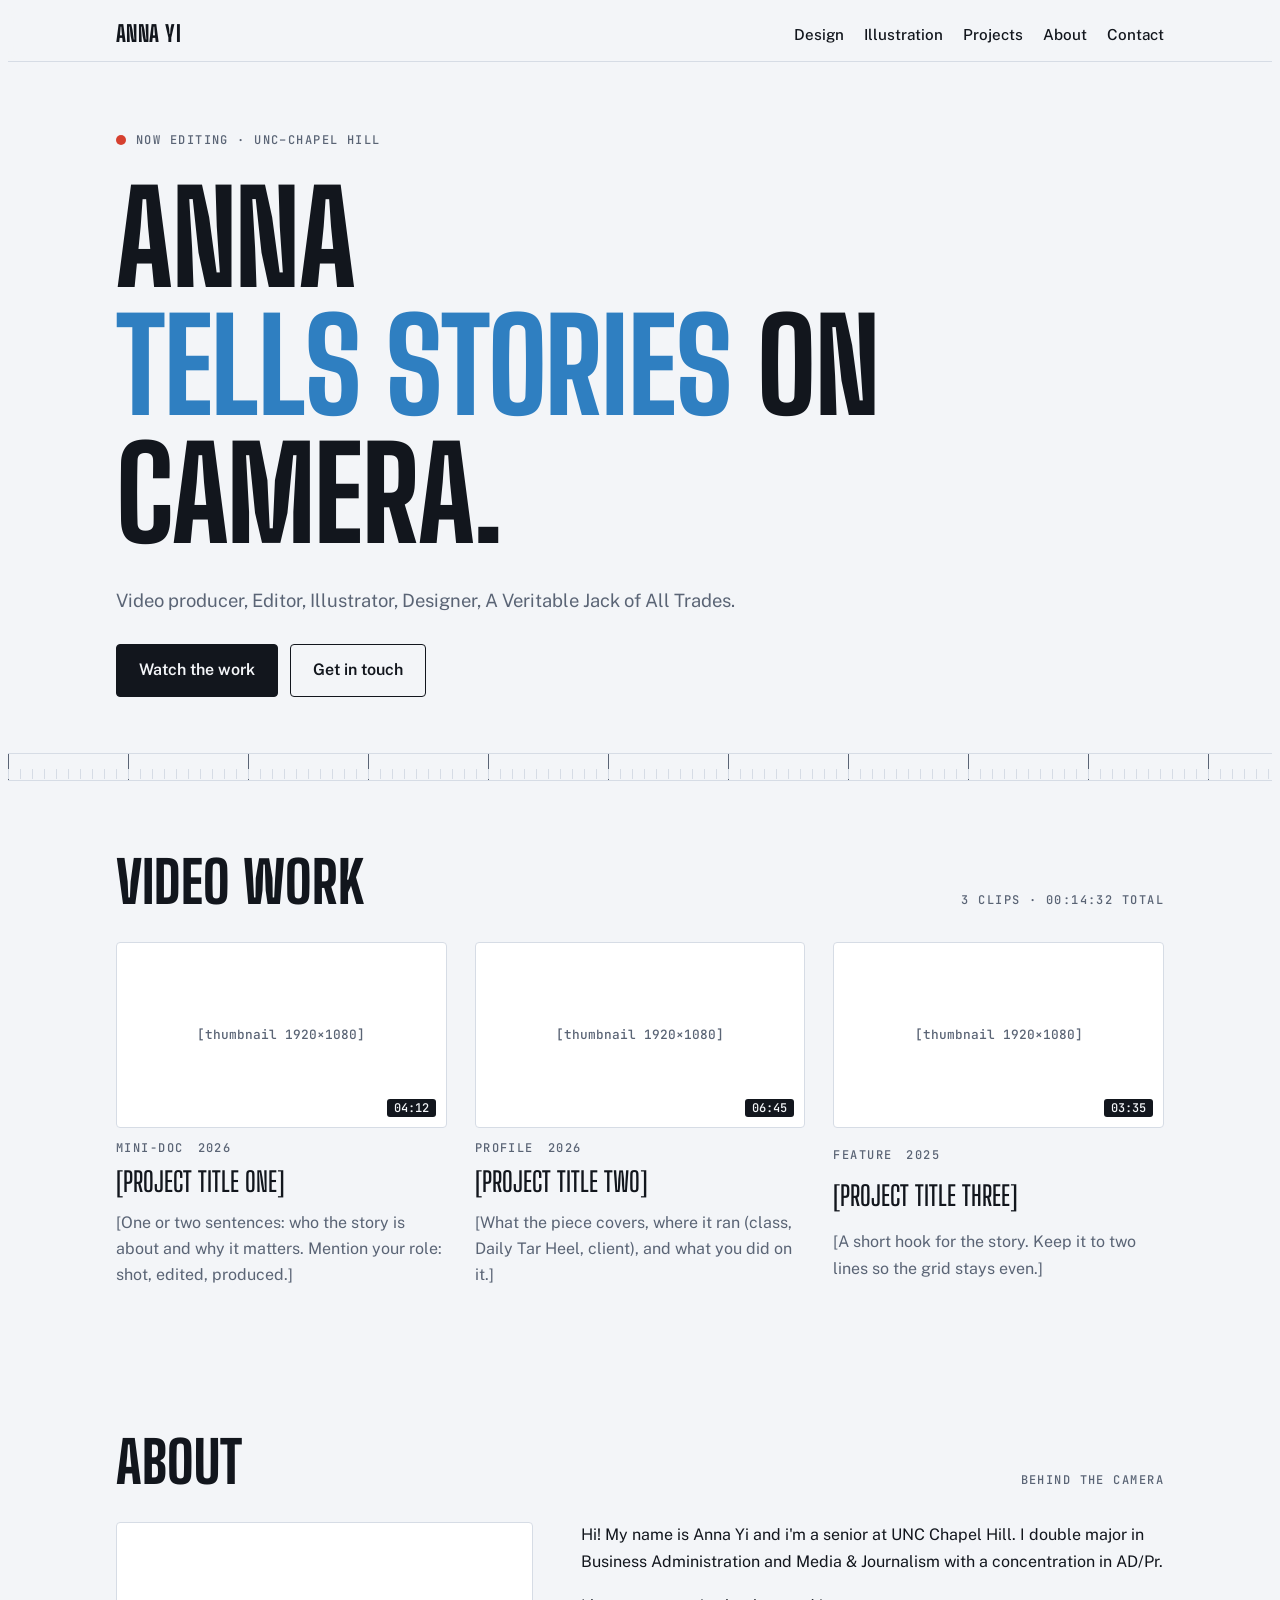
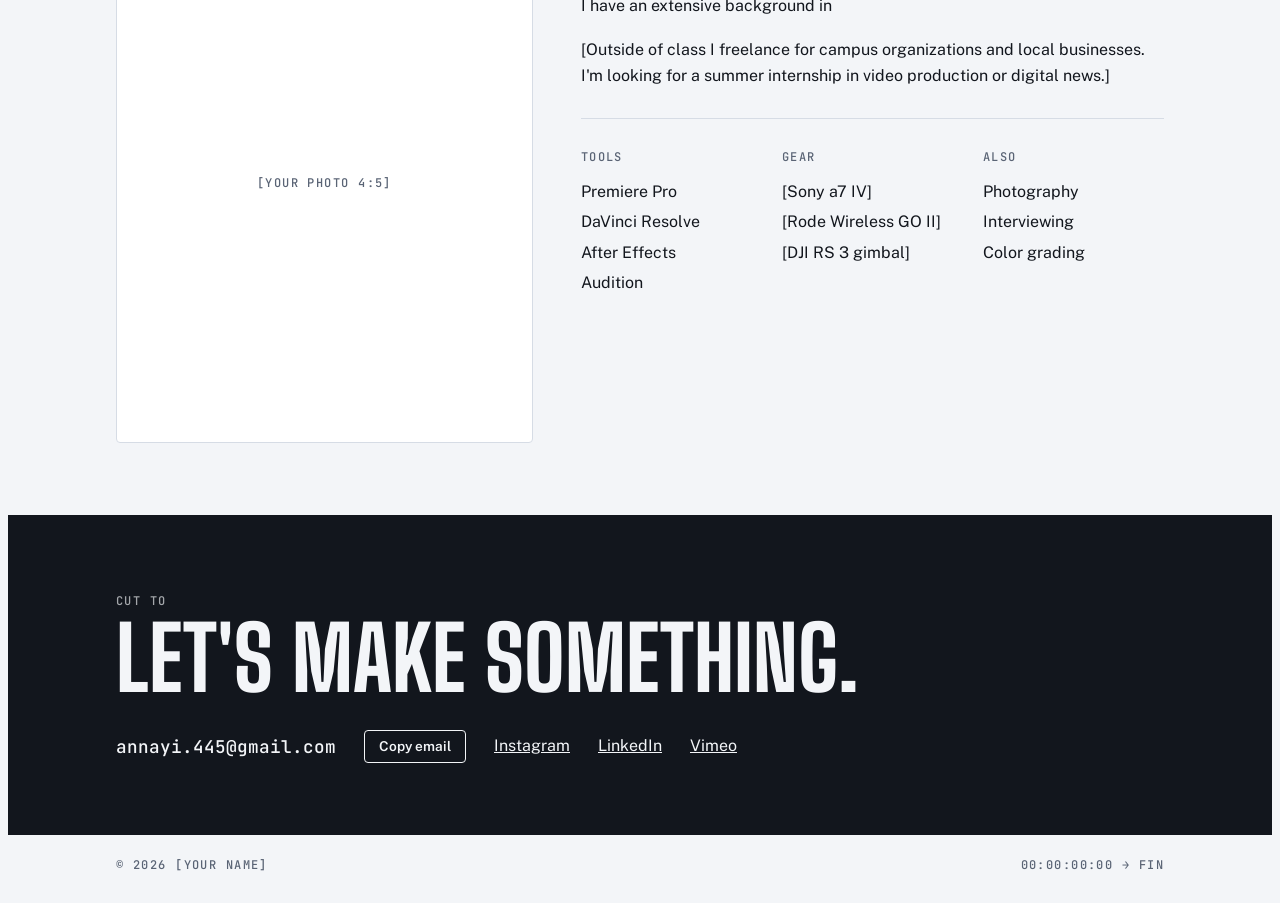
<file: index.html>
<!doctype html>
<html lang="en">
<head>
<meta charset="utf-8">
<meta name="viewport" content="width=device-width, initial-scale=1">
<title>Reel &amp; Portfolio</title>
<link rel="preconnect" href="https://fonts.googleapis.com">
<link rel="preconnect" href="https://fonts.gstatic.com" crossorigin>
<link rel="stylesheet" href="https://fonts.googleapis.com/css2?family=Big+Shoulders+Display:wght@600;800&family=Public+Sans:wght@400;500;600&family=JetBrains+Mono:wght@400;500&display=swap">
<link rel="stylesheet" href="style.css">
</head>
<body>

<!-- ============================================================
     EDIT ME: everything in [brackets] is a placeholder.
     Images: drop files next to this page and swap the
     <div class="placeholder"> for <img src="your-file.jpg" alt="...">
     ============================================================ -->

<nav>
  <div class="wrap">
    <a class="logo" href="index.html">Anna yi</a>
    <div class="nav-links">
      <a href="design.html">Design</a>
      <a href="illustration.html">Illustration</a>
      <a href="projects.html">Projects</a>
      <a href="index.html#about">About</a>
      <a href="#contact">Contact</a>
    </div>
  </div>
</nav>

<header class="hero" id="top">
  <div class="wrap">
    <span class="label rec">Now editing · UNC–Chapel Hill</span>
    <h1>Anna<br><span>tells stories</span> on camera.</h1>
    <p>Video producer, Editor, Illustrator, Designer, A Veritable Jack of All Trades.</p>
    <div class="cta">
      <a class="btn primary" href="#work">Watch the work</a>
      <a class="btn" href="#contact">Get in touch</a>
    </div>
  </div>
  <div class="ruler" aria-hidden="true"></div>
</header>

<main>
  <section id="work">
    <div class="wrap">
      <div class="sec-head">
        <h2>Video work</h2>
        <span class="label">3 clips · 00:14:32 total</span>
      </div>

      <div class="clips">
        <a class="clip" href="[https://youtube.com/your-video-1]" target="_blank" rel="noopener">
          <div class="thumb">
            <div class="placeholder">[thumbnail 1920×1080]</div>
            <span class="play" aria-hidden="true"></span>
            <span class="tc">04:12</span>
          </div>
          <div class="meta"><span class="label">Mini-doc</span><span class="label">2026</span></div>
          <h3>[Project title one]</h3>
          <p>[One or two sentences: who the story is about and why it matters. Mention your role: shot, edited, produced.]</p>
        </a>

        <a class="clip" href="[https://youtube.com/your-video-2]" target="_blank" rel="noopener">
          <div class="thumb">
            <div class="placeholder">[thumbnail 1920×1080]</div>
            <span class="play" aria-hidden="true"></span>
            <span class="tc">06:45</span>
          </div>
          <div class="meta"><span class="label">Profile</span><span class="label">2026</span></div>
          <h3>[Project title two]</h3>
          <p>[What the piece covers, where it ran (class, Daily Tar Heel, client), and what you did on it.]</p>
        </a>

        <a class="clip" href="[https://youtube.com/your-video-3]" target="_blank" rel="noopener">
          <div class="thumb">
            <div class="placeholder">[thumbnail 1920×1080]</div>
            <span class="play" aria-hidden="true"></span>
            <span class="tc">03:35</span>
          </div>
          <div class="meta"><span class="label">Feature</span><span class="label">2025</span></div>
          <h3>[Project title three]</h3>
          <p>[A short hook for the story. Keep it to two lines so the grid stays even.]</p>
        </a>
      </div>
    </div>
  </section>

  <section id="about">
    <div class="wrap">
      <div class="sec-head">
        <h2>About</h2>
        <span class="label">Behind the camera</span>
      </div>
      <div class="about-grid">
        <div class="portrait">
          <div class="placeholder label">[your photo 4:5]</div>
        </div>
        <div class="about-text">
          <p>Hi! My name is Anna Yi and i'm a senior at UNC Chapel Hill. I double major in Business Administration and Media & Journalism with a concentration in AD/Pr.</p>
          <p>I have an extensive background in</p>
          <p>[Outside of class I freelance for campus organizations and local businesses. I'm looking for a summer internship in video production or digital news.]</p>

          <div class="kit">
            <div>
              <span class="label">Tools</span>
              <ul><li>Premiere Pro</li><li>DaVinci Resolve</li><li>After Effects</li><li>Audition</li></ul>
            </div>
            <div>
              <span class="label">Gear</span>
              <ul><li>[Sony a7 IV]</li><li>[Rode Wireless GO II]</li><li>[DJI RS 3 gimbal]</li></ul>
            </div>
            <div>
              <span class="label">Also</span>
              <ul><li>Photography</li><li>Interviewing</li><li>Color grading</li></ul>
            </div>
          </div>
        </div>
      </div>
    </div>
  </section>

  <section id="contact" class="contact">
    <div class="wrap">
      <span class="label">Cut to</span>
      <h2>Let's make something.</h2>
      <div class="contact-row">
        <span class="email" id="email">annayi.445@gmail.com</span>
        <button class="copy" id="copy-btn" type="button">Copy email</button>
        <a href="[https://instagram.com/you]" target="_blank" rel="noopener">Instagram</a>
        <a href="[https://linkedin.com/in/you]" target="_blank" rel="noopener">LinkedIn</a>
        <a href="[https://vimeo.com/you]" target="_blank" rel="noopener">Vimeo</a>
      </div>
    </div>
  </section>
</main>

<footer>
  <div class="wrap">
    <span class="label">© 2026 [Your Name]</span>
    <span class="label">00:00:00:00 → fin</span>
  </div>
</footer>

<script>
document.getElementById('copy-btn').addEventListener('click', function () {
  var btn = this, text = document.getElementById('email').textContent.trim();
  function done(msg) { btn.textContent = msg; setTimeout(function () { btn.textContent = 'Copy email'; }, 1600); }
  if (navigator.clipboard && navigator.clipboard.writeText) {
    navigator.clipboard.writeText(text).then(function () { done('Copied'); }, fallback);
  } else { fallback(); }
  function fallback() {
    var r = document.createRange(); r.selectNodeContents(document.getElementById('email'));
    var s = getSelection(); s.removeAllRanges(); s.addRange(r); done('Press ⌘C');
  }
});
</script>
</body>
</html>
</file>
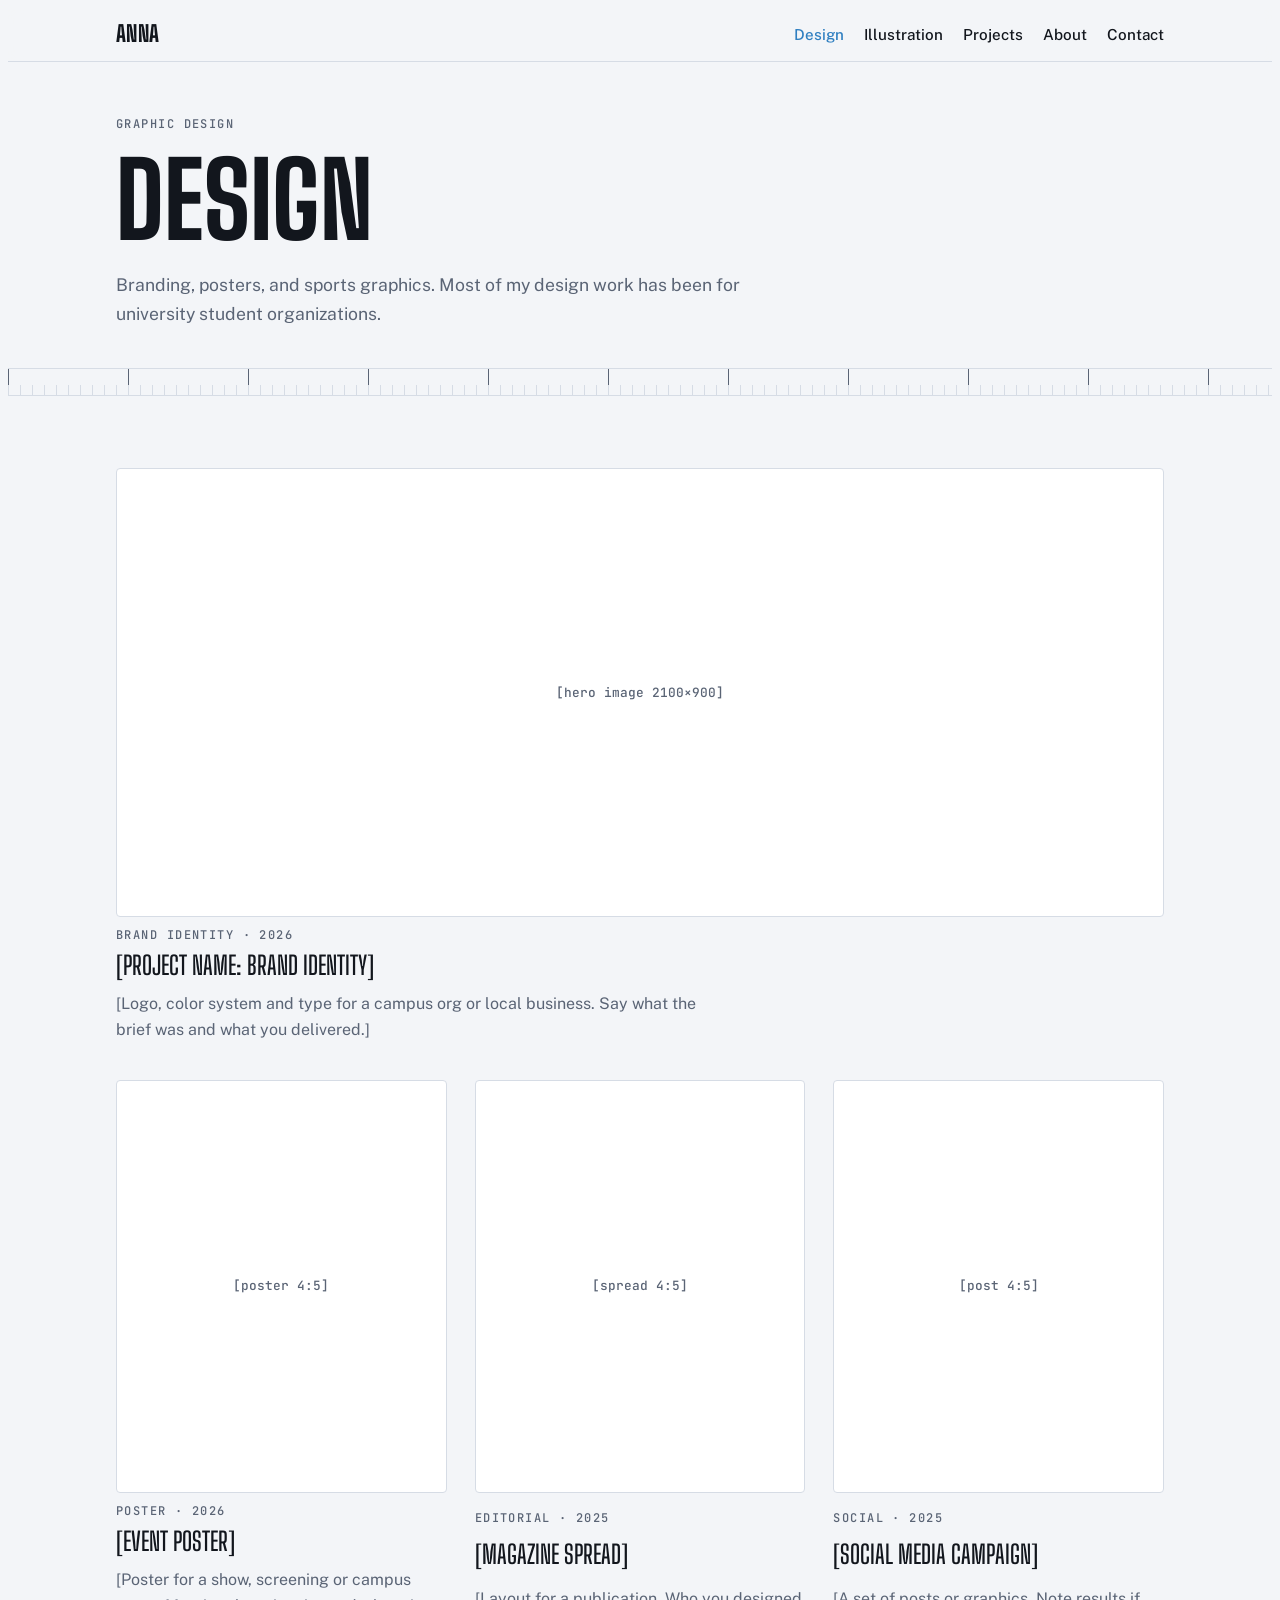
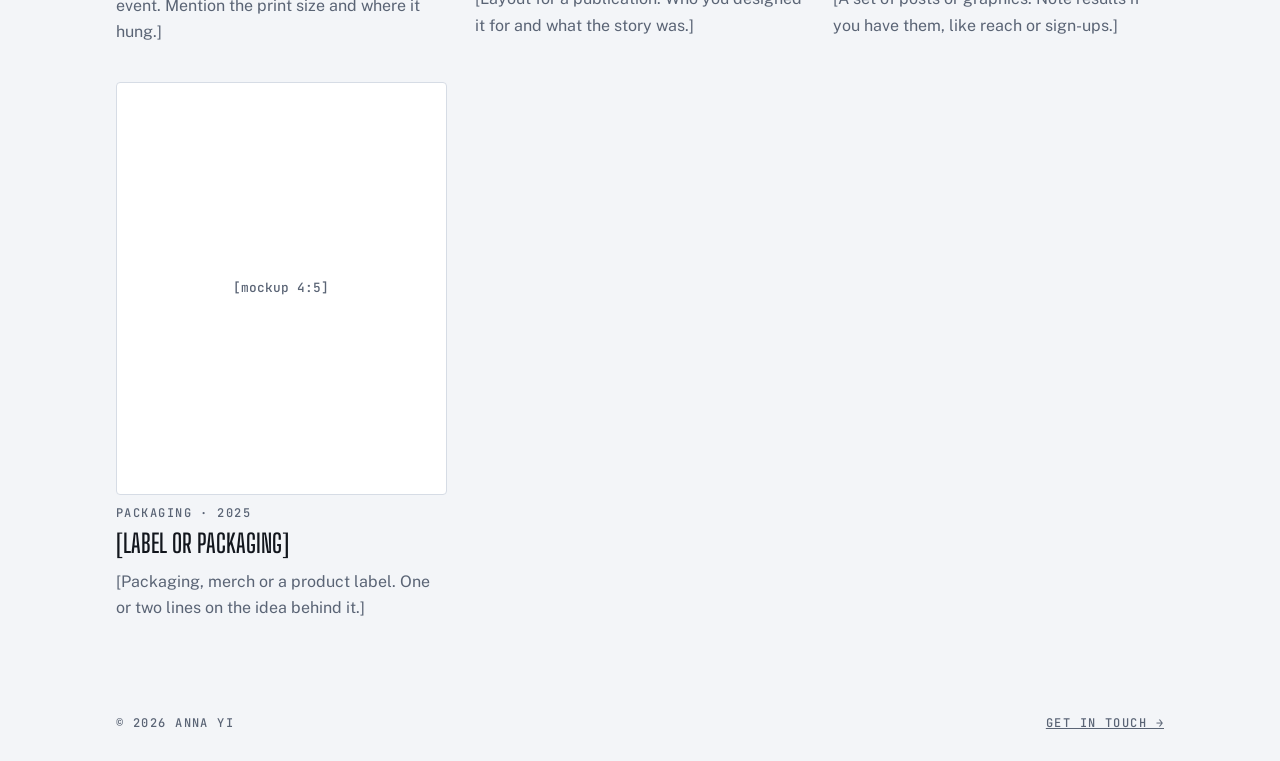
<file: design.html>
<!doctype html>
<html lang="en">
<head>
<meta charset="utf-8">
<meta name="viewport" content="width=device-width, initial-scale=1">
<title>Design · Anna Yi</title>
<link rel="preconnect" href="https://fonts.googleapis.com">
<link rel="preconnect" href="https://fonts.gstatic.com" crossorigin>
<link rel="stylesheet" href="https://fonts.googleapis.com/css2?family=Big+Shoulders+Display:wght@600;800&family=Public+Sans:wght@400;500;600&family=JetBrains+Mono:wght@400;500&display=swap">
<link rel="stylesheet" href="style.css">
</head>
<body>

<!-- EDIT ME: replace [bracketed] text. For images, swap
     <div class="placeholder">…</div> with <img src="file.jpg" alt="…"> -->

<nav>
  <div class="wrap">
    <a class="logo" href="index.html">Anna</a>
    <div class="nav-links">
      <a href="design.html" aria-current="page">Design</a>
      <a href="illustration.html">Illustration</a>
      <a href="projects.html">Projects</a>
      <a href="index.html#about">About</a>
      <a href="index.html#contact">Contact</a>
    </div>
  </div>
</nav>

<header class="page-head">
  <div class="wrap">
    <span class="label">Graphic design</span>
    <h1>Design</h1>
    <p>Branding, posters, and sports graphics. Most of my design work has been for university student organizations.</p>
  </div>
  <div class="ruler" aria-hidden="true"></div>
</header>
<main>
  <section>
    <div class="wrap">
      <div class="design-grid">
      <article class="design-item wide">
        <div class="ph"><div class="placeholder">[hero image 2100×900]</div></div>
        <span class="label">Brand identity · 2026</span>
        <h3>[Project name: brand identity]</h3>
        <p>[Logo, color system and type for a campus org or local business. Say what the brief was and what you delivered.]</p>
      </article>
      <article class="design-item ">
        <div class="ph"><div class="placeholder">[poster 4:5]</div></div>
        <span class="label">Poster · 2026</span>
        <h3>[Event poster]</h3>
        <p>[Poster for a show, screening or campus event. Mention the print size and where it hung.]</p>
      </article>
      <article class="design-item ">
        <div class="ph"><div class="placeholder">[spread 4:5]</div></div>
        <span class="label">Editorial · 2025</span>
        <h3>[Magazine spread]</h3>
        <p>[Layout for a publication. Who you designed it for and what the story was.]</p>
      </article>
      <article class="design-item ">
        <div class="ph"><div class="placeholder">[post 4:5]</div></div>
        <span class="label">Social · 2025</span>
        <h3>[Social media campaign]</h3>
        <p>[A set of posts or graphics. Note results if you have them, like reach or sign-ups.]</p>
      </article>
      <article class="design-item ">
        <div class="ph"><div class="placeholder">[mockup 4:5]</div></div>
        <span class="label">Packaging · 2025</span>
        <h3>[Label or packaging]</h3>
        <p>[Packaging, merch or a product label. One or two lines on the idea behind it.]</p>
      </article>
      </div>
    </div>
  </section>
</main>

<footer>
  <div class="wrap">
    <span class="label">© 2026 Anna yi</span>
    <a class="label" href="index.html#contact">Get in touch →</a>
  </div>
</footer>
</body>
</html>
</file>
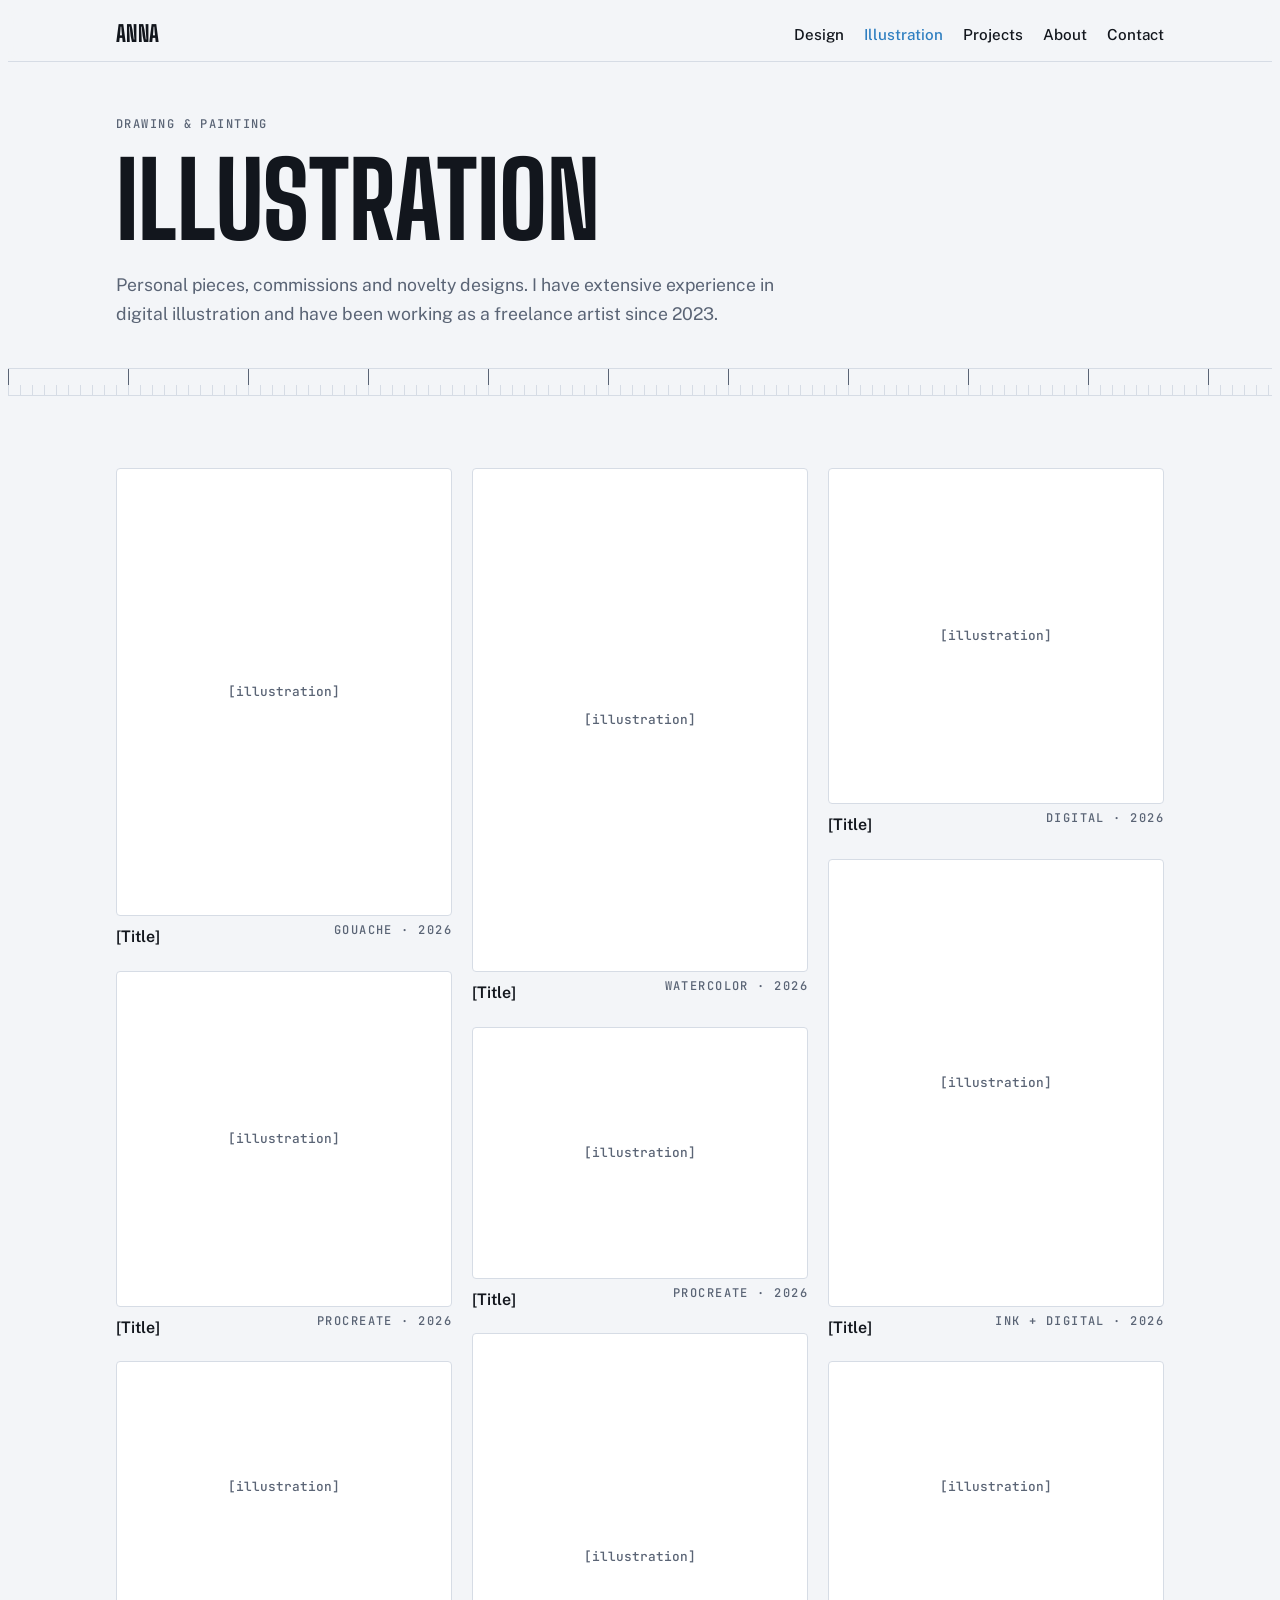
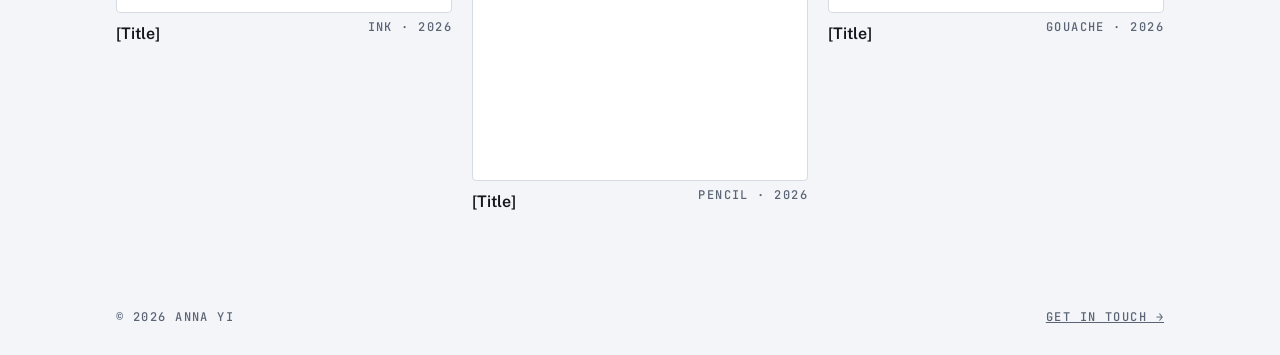
<file: illustration.html>
<!doctype html>
<html lang="en">
<head>
<meta charset="utf-8">
<meta name="viewport" content="width=device-width, initial-scale=1">
<title>Illustration · Anna Yi</title>
<link rel="preconnect" href="https://fonts.googleapis.com">
<link rel="preconnect" href="https://fonts.gstatic.com" crossorigin>
<link rel="stylesheet" href="https://fonts.googleapis.com/css2?family=Big+Shoulders+Display:wght@600;800&family=Public+Sans:wght@400;500;600&family=JetBrains+Mono:wght@400;500&display=swap">
<link rel="stylesheet" href="style.css">
</head>
<body>

<!-- EDIT ME: replace [bracketed] text. For images, swap
     <div class="placeholder">…</div> with <img src="file.jpg" alt="…"> -->

<nav>
  <div class="wrap">
    <a class="logo" href="index.html">Anna</a>
    <div class="nav-links">
      <a href="design.html">Design</a>
      <a href="illustration.html" aria-current="page">Illustration</a>
      <a href="projects.html">Projects</a>
      <a href="index.html#about">About</a>
      <a href="index.html#contact">Contact</a>
    </div>
  </div>
</nav>

<header class="page-head">
  <div class="wrap">
    <span class="label">Drawing &amp; painting</span>
    <h1>Illustration</h1>
    <p>Personal pieces, commissions and novelty designs. I have extensive experience in digital illustration and have been working as a freelance artist since 2023.</p>
  </div>
  <div class="ruler" aria-hidden="true"></div>
</header>
<main>
  <section>
    <div class="wrap">
      <div class="wall">
      <figure class="piece r-tall">
        <div class="ph"><div class="placeholder">[illustration]</div></div>
        <figcaption><span class="t">[Title]</span><span class="label">Gouache · 2026</span></figcaption>
      </figure>
      <figure class="piece r-square">
        <div class="ph"><div class="placeholder">[illustration]</div></div>
        <figcaption><span class="t">[Title]</span><span class="label">Procreate · 2026</span></figcaption>
      </figure>
      <figure class="piece r-land">
        <div class="ph"><div class="placeholder">[illustration]</div></div>
        <figcaption><span class="t">[Title]</span><span class="label">Ink · 2026</span></figcaption>
      </figure>
      <figure class="piece r-xtall">
        <div class="ph"><div class="placeholder">[illustration]</div></div>
        <figcaption><span class="t">[Title]</span><span class="label">Watercolor · 2026</span></figcaption>
      </figure>
      <figure class="piece r-land">
        <div class="ph"><div class="placeholder">[illustration]</div></div>
        <figcaption><span class="t">[Title]</span><span class="label">Procreate · 2026</span></figcaption>
      </figure>
      <figure class="piece r-tall">
        <div class="ph"><div class="placeholder">[illustration]</div></div>
        <figcaption><span class="t">[Title]</span><span class="label">Pencil · 2026</span></figcaption>
      </figure>
      <figure class="piece r-square">
        <div class="ph"><div class="placeholder">[illustration]</div></div>
        <figcaption><span class="t">[Title]</span><span class="label">Digital · 2026</span></figcaption>
      </figure>
      <figure class="piece r-tall">
        <div class="ph"><div class="placeholder">[illustration]</div></div>
        <figcaption><span class="t">[Title]</span><span class="label">Ink + digital · 2026</span></figcaption>
      </figure>
      <figure class="piece r-land">
        <div class="ph"><div class="placeholder">[illustration]</div></div>
        <figcaption><span class="t">[Title]</span><span class="label">Gouache · 2026</span></figcaption>
      </figure>
      </div>
    </div>
  </section>
</main>

<footer>
  <div class="wrap">
    <span class="label">© 2026 Anna Yi</span>
    <a class="label" href="index.html#contact">Get in touch →</a>
  </div>
</footer>
</body>
</html>
</file>
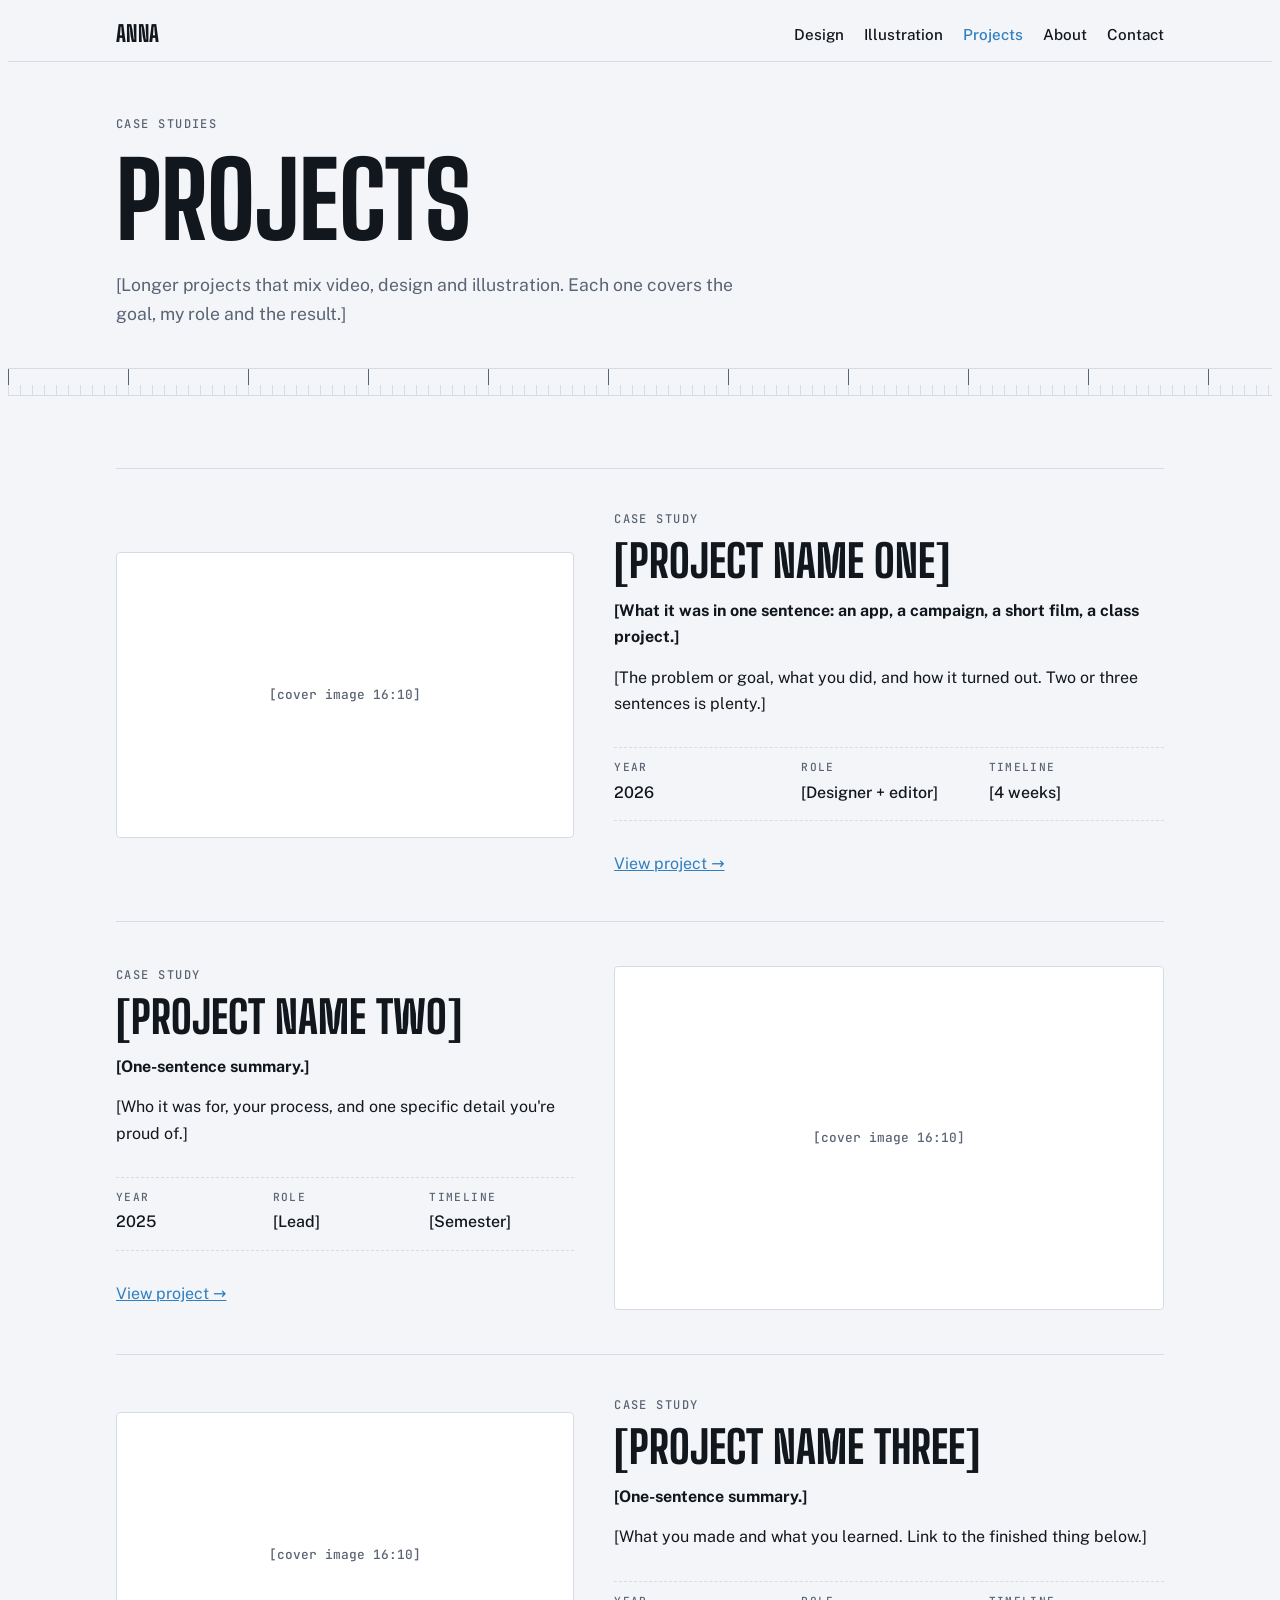
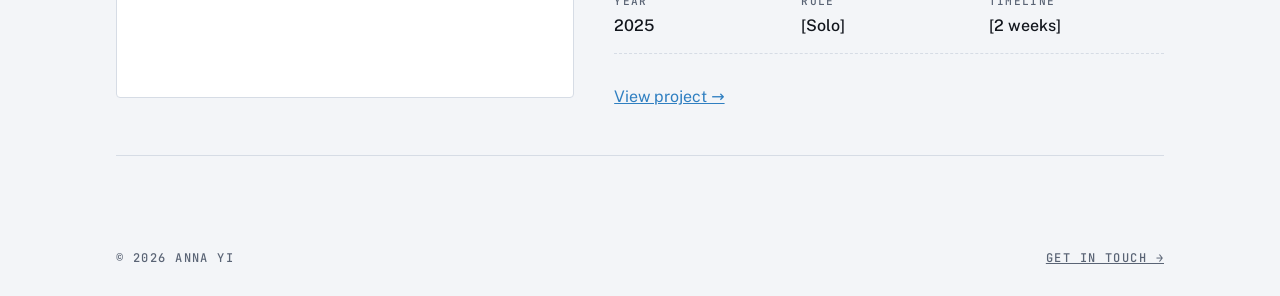
<file: projects.html>
<!doctype html>
<html lang="en">
<head>
<meta charset="utf-8">
<meta name="viewport" content="width=device-width, initial-scale=1">
<title>Projects · ANNA YI </title>
<link rel="preconnect" href="https://fonts.googleapis.com">
<link rel="preconnect" href="https://fonts.gstatic.com" crossorigin>
<link rel="stylesheet" href="https://fonts.googleapis.com/css2?family=Big+Shoulders+Display:wght@600;800&family=Public+Sans:wght@400;500;600&family=JetBrains+Mono:wght@400;500&display=swap">
<link rel="stylesheet" href="style.css">
</head>
<body>

<!-- EDIT ME: replace [bracketed] text. For images, swap
     <div class="placeholder">…</div> with <img src="file.jpg" alt="…"> -->

<nav>
  <div class="wrap">
    <a class="logo" href="index.html">Anna</a>
    <div class="nav-links">
      <a href="design.html">Design</a>
      <a href="illustration.html">Illustration</a>
      <a href="projects.html" aria-current="page">Projects</a>
      <a href="index.html#about">About</a>
      <a href="index.html#contact">Contact</a>
    </div>
  </div>
</nav>

<header class="page-head">
  <div class="wrap">
    <span class="label">Case studies</span>
    <h1>Projects</h1>
    <p>[Longer projects that mix video, design and illustration. Each one covers the goal, my role and the result.]</p>
  </div>
  <div class="ruler" aria-hidden="true"></div>
</header>
<main>
  <section>
    <div class="wrap">
      <div class="cases">
      <article class="case">
        <div class="ph"><div class="placeholder">[cover image 16:10]</div></div>
        <div class="case-body">
          <span class="label">Case study</span>
          <h2>[Project name one]</h2>
          <p><strong>[What it was in one sentence: an app, a campaign, a short film, a class project.]</strong></p>
          <p>[The problem or goal, what you did, and how it turned out. Two or three sentences is plenty.]</p>
          <dl class="facts">
            <div><dt>Year</dt><dd>2026</dd></div>
            <div><dt>Role</dt><dd>[Designer + editor]</dd></div>
            <div><dt>Timeline</dt><dd>[4 weeks]</dd></div>
          </dl>
          <a href="[https://link-to-project]" target="_blank" rel="noopener">View project →</a>
        </div>
      </article>
      <article class="case">
        <div class="ph"><div class="placeholder">[cover image 16:10]</div></div>
        <div class="case-body">
          <span class="label">Case study</span>
          <h2>[Project name two]</h2>
          <p><strong>[One-sentence summary.]</strong></p>
          <p>[Who it was for, your process, and one specific detail you're proud of.]</p>
          <dl class="facts">
            <div><dt>Year</dt><dd>2025</dd></div>
            <div><dt>Role</dt><dd>[Lead]</dd></div>
            <div><dt>Timeline</dt><dd>[Semester]</dd></div>
          </dl>
          <a href="[https://link-to-project]" target="_blank" rel="noopener">View project →</a>
        </div>
      </article>
      <article class="case">
        <div class="ph"><div class="placeholder">[cover image 16:10]</div></div>
        <div class="case-body">
          <span class="label">Case study</span>
          <h2>[Project name three]</h2>
          <p><strong>[One-sentence summary.]</strong></p>
          <p>[What you made and what you learned. Link to the finished thing below.]</p>
          <dl class="facts">
            <div><dt>Year</dt><dd>2025</dd></div>
            <div><dt>Role</dt><dd>[Solo]</dd></div>
            <div><dt>Timeline</dt><dd>[2 weeks]</dd></div>
          </dl>
          <a href="[https://link-to-project]" target="_blank" rel="noopener">View project →</a>
        </div>
      </article>
      </div>
    </div>
  </section>
</main>

<footer>
  <div class="wrap">
    <span class="label">© 2026 Anna Yi</span>
    <a class="label" href="index.html#contact">Get in touch →</a>
  </div>
</footer>
</body>
</html>
</file>
<file: style.css>
/* Layout: an editing-timeline page. Hero slate, then projects as "clips" with timecodes, then about + contact. */
:root {
  --bg: #f3f5f8;
  --surface: #ffffff;
  --ink: #12161d;
  --muted: #5a6475;
  --line: #d6dce5;
  --accent: #2f7fc1;      /* Carolina-ish blue, deepened for contrast */
  --rec: #d6402f;
  --display: "Big Shoulders Display", "Arial Narrow", Impact, sans-serif;
  --body: "Public Sans", system-ui, -apple-system, "Segoe UI", sans-serif;
  --mono: "JetBrains Mono", ui-monospace, Menlo, Consolas, monospace;
}
@media (prefers-color-scheme: dark) {
  :root:not([data-theme="light"]) {
    --bg: #0e1218; --surface: #161b23; --ink: #e8edf4; --muted: #96a1b3;
    --line: #2a313d; --accent: #6fb3e6; --rec: #ff6a55; color-scheme: dark;
  }
}
:root[data-theme="dark"] {
  --bg: #0e1218; --surface: #161b23; --ink: #e8edf4; --muted: #96a1b3;
  --line: #2a313d; --accent: #6fb3e6; --rec: #ff6a55; color-scheme: dark;
}

* { box-sizing: border-box; }
body {
  background: var(--bg); color: var(--ink);
  font: 400 1rem/1.65 var(--body);
}
.wrap {
  max-width: 1080px; margin: 0 auto;
  padding-left: max(16px, env(safe-area-inset-left, 0px));
  padding-right: max(16px, env(safe-area-inset-right, 0px));
}
a { color: var(--accent); }
a:focus-visible, button:focus-visible { outline: 2px solid var(--accent); outline-offset: 3px; }
h1, h2, h3 { font-family: var(--display); text-wrap: balance; line-height: 1; margin: 0; }
.label {
  font: 500 0.75rem/1 var(--mono); letter-spacing: 0.12em; text-transform: uppercase; color: var(--muted);
}

/* Nav */
nav {
  position: sticky; top: env(safe-area-inset-top, 0px); z-index: 5;
  background: color-mix(in srgb, var(--bg) 88%, transparent);
  backdrop-filter: blur(8px); border-bottom: 1px solid var(--line);
}
nav .wrap { display: flex; align-items: center; justify-content: space-between; gap: 16px; padding-block: 14px; }
.logo { font: 800 1.4rem/1 var(--display); letter-spacing: 0.02em; color: var(--ink); text-decoration: none; text-transform: uppercase; }
.nav-links { display: flex; gap: 20px; flex-wrap: wrap; }
.nav-links a { color: var(--ink); text-decoration: none; font-weight: 500; font-size: 0.95rem; }
.nav-links a:hover { color: var(--accent); }

/* Hero */
.hero .wrap { padding-block: 72px 56px; display: grid; gap: 28px; }
.rec { display: inline-flex; align-items: center; gap: 10px; }
.rec::before {
  content: ""; width: 10px; height: 10px; border-radius: 50%; background: var(--rec);
  animation: blink 1.4s steps(2, start) infinite;
}
@keyframes blink { to { visibility: hidden; } }
.hero h1 {
  font-size: clamp(3.4rem, 11vw, 8rem); font-weight: 800; text-transform: uppercase; letter-spacing: -0.01em;
}
.hero h1 span { color: var(--accent); }
.hero p { max-width: 58ch; font-size: 1.15rem; color: var(--muted); margin: 0; }
.cta { display: flex; gap: 12px; flex-wrap: wrap; }
.btn {
  display: inline-block; padding: 12px 22px; border-radius: 4px; font-weight: 600; text-decoration: none;
  border: 1.5px solid var(--ink); color: var(--ink);
}
.btn.primary { background: var(--ink); color: var(--bg); }
.btn:hover { border-color: var(--accent); }
.btn.primary:hover { background: var(--accent); }

/* Timeline ruler under hero */
.ruler {
  height: 28px; border-top: 1px solid var(--line); border-bottom: 1px solid var(--line);
  background-image:
    repeating-linear-gradient(90deg, var(--line) 0 1px, transparent 1px 12px),
    repeating-linear-gradient(90deg, var(--muted) 0 1px, transparent 1px 120px);
  background-size: auto 40%, auto 100%; background-repeat: repeat-x; background-position: bottom, bottom;
}

/* Sections */
section { padding-block: 72px; }
.sec-head { display: flex; align-items: baseline; justify-content: space-between; gap: 16px; flex-wrap: wrap; margin-bottom: 32px; }
.sec-head h2 { font-size: clamp(2.4rem, 6vw, 3.6rem); text-transform: uppercase; font-weight: 800; }

/* Project clips */
.clips { display: grid; grid-template-columns: repeat(auto-fit, minmax(min(300px, 100%), 1fr)); gap: 28px; }
.clip { display: grid; gap: 14px; min-width: 0; color: inherit; text-decoration: none; }
.thumb {
  position: relative; aspect-ratio: 16 / 9; max-width: 100%; border-radius: 4px; overflow: hidden;
  background: var(--surface); border: 1px solid var(--line);
  display: grid; place-items: center;
}
.thumb img { width: 100%; height: 100%; object-fit: cover; }
.thumb .placeholder { font: 500 0.8rem/1.4 var(--mono); color: var(--muted); text-align: center; padding: 16px; }
.thumb .tc {
  position: absolute; right: 10px; bottom: 10px; padding: 3px 7px; border-radius: 3px;
  font: 500 0.75rem/1 var(--mono); background: var(--ink); color: var(--bg);
}
.thumb .play {
  position: absolute; inset: 0; display: grid; place-items: center; opacity: 0; transition: opacity .2s;
  background: color-mix(in srgb, var(--ink) 35%, transparent);
}
.thumb .play::after {
  content: ""; border-left: 22px solid #fff; border-top: 14px solid transparent; border-bottom: 14px solid transparent; margin-left: 6px;
}
.clip:hover .play, .clip:focus-visible .play { opacity: 1; }
.clip h3 { font-size: 1.7rem; font-weight: 600; text-transform: uppercase; }
.clip p { margin: 0; color: var(--muted); }
.meta { display: flex; gap: 14px; flex-wrap: wrap; }

/* About */
.about-grid { display: grid; grid-template-columns: minmax(0, 1fr) minmax(0, 1.4fr); gap: 48px; align-items: start; }
.portrait {
  aspect-ratio: 4 / 5; max-width: 100%; border-radius: 4px; background: var(--surface); border: 1px solid var(--line);
  display: grid; place-items: center; overflow: hidden;
}
.portrait img { width: 100%; height: 100%; object-fit: cover; }
.about-text p { max-width: 62ch; margin: 0 0 1.1em; }
.kit { display: grid; grid-template-columns: repeat(auto-fit, minmax(min(180px, 100%), 1fr)); gap: 20px; margin-top: 28px; padding-top: 24px; border-top: 1px solid var(--line); }
.kit ul { list-style: none; padding: 0; margin: 10px 0 0; display: grid; gap: 4px; }

/* Contact */
.contact { background: var(--ink); color: var(--bg); }
.contact h2 { font-size: clamp(2.6rem, 8vw, 5.5rem); text-transform: uppercase; font-weight: 800; }
.contact .label { color: color-mix(in srgb, var(--bg) 65%, var(--ink)); }
.contact-row { display: flex; gap: 12px 28px; flex-wrap: wrap; margin-top: 28px; align-items: center; }
.email { font: 500 1.1rem/1 var(--mono); user-select: all; }
.contact a { color: var(--bg); }
.copy {
  font: 600 0.85rem/1 var(--body); padding: 9px 14px; border-radius: 4px; cursor: pointer;
  background: transparent; color: var(--bg); border: 1.5px solid currentColor;
}
footer .wrap { padding-block: 24px; display: flex; justify-content: space-between; gap: 12px; flex-wrap: wrap; }

@media (max-width: 720px) {
  .about-grid { grid-template-columns: 1fr; }
  .portrait { max-width: 320px; }
  .hero .wrap { padding-block: 48px 40px; }
  section { padding-block: 52px; }
}
@media (prefers-reduced-motion: reduce) {
  .rec::before { animation: none; }
  .thumb .play { transition: none; }
}

/* ---------- Shared: active nav link ---------- */
.nav-links a[aria-current="page"] { color: var(--accent); }

/* ---------- Inner page header ---------- */
.page-head .wrap { padding-block: 56px 40px; display: grid; gap: 18px; }
.page-head h1 { font-size: clamp(3rem, 10vw, 6.5rem); font-weight: 800; text-transform: uppercase; }
.page-head p { max-width: 60ch; margin: 0; color: var(--muted); font-size: 1.1rem; }

/* Image placeholders used on every gallery page */
.ph {
  width: 100%; max-width: 100%; border-radius: 4px; overflow: hidden;
  background: var(--surface); border: 1px solid var(--line);
  display: grid; place-items: center;
}
.ph img { width: 100%; height: 100%; object-fit: cover; display: block; }
.ph .placeholder { font: 500 0.8rem/1.4 var(--mono); color: var(--muted); text-align: center; padding: 16px; }

/* ---------- Design: even grid with captions ---------- */
.design-grid { display: grid; grid-template-columns: repeat(auto-fit, minmax(min(280px, 100%), 1fr)); gap: 36px 28px; }
.design-item { display: grid; gap: 12px; min-width: 0; }
.design-item .ph { aspect-ratio: 4 / 5; }
.design-item.wide { grid-column: 1 / -1; }
.design-item.wide .ph { aspect-ratio: 21 / 9; }
.design-item h3 { font-size: 1.6rem; font-weight: 600; text-transform: uppercase; }
.design-item p { margin: 0; color: var(--muted); max-width: 60ch; }

/* ---------- Illustration: masonry wall ---------- */
.wall { columns: 3 260px; column-gap: 20px; }
.piece { break-inside: avoid; margin: 0 0 20px; display: grid; gap: 8px; }
.piece figcaption { display: flex; justify-content: space-between; gap: 12px; flex-wrap: wrap; }
.piece .t { font-weight: 600; }
.r-tall .ph { aspect-ratio: 3 / 4; }
.r-square .ph { aspect-ratio: 1; }
.r-land .ph { aspect-ratio: 4 / 3; }
.r-xtall .ph { aspect-ratio: 2 / 3; }

/* ---------- Projects: case-study rows ---------- */
.cases { display: grid; }
.case {
  display: grid; grid-template-columns: minmax(0, 1fr) minmax(0, 1.2fr); gap: 40px; align-items: center;
  padding-block: 44px; border-top: 1px solid var(--line);
}
.case:last-child { border-bottom: 1px solid var(--line); }
.case .ph { aspect-ratio: 16 / 10; }
.case-body { display: grid; gap: 14px; min-width: 0; }
.case-body h2 { font-size: clamp(2rem, 5vw, 2.8rem); font-weight: 800; text-transform: uppercase; }
.case-body p { margin: 0; max-width: 60ch; }
.facts { display: grid; grid-template-columns: repeat(3, minmax(0, 1fr)); gap: 12px; padding: 14px 0; border-block: 1px dashed var(--line); }
.facts dt { font: 500 0.7rem/1 var(--mono); letter-spacing: 0.12em; text-transform: uppercase; color: var(--muted); margin-bottom: 6px; }
.facts dd { margin: 0; font-weight: 500; }
.case:nth-child(even) .ph { order: 2; }

@media (max-width: 720px) {
  .case { grid-template-columns: 1fr; gap: 20px; padding-block: 32px; }
  .case:nth-child(even) .ph { order: 0; }
  .facts { grid-template-columns: 1fr 1fr; }
  .nav-links { gap: 14px; }
}
</file>
